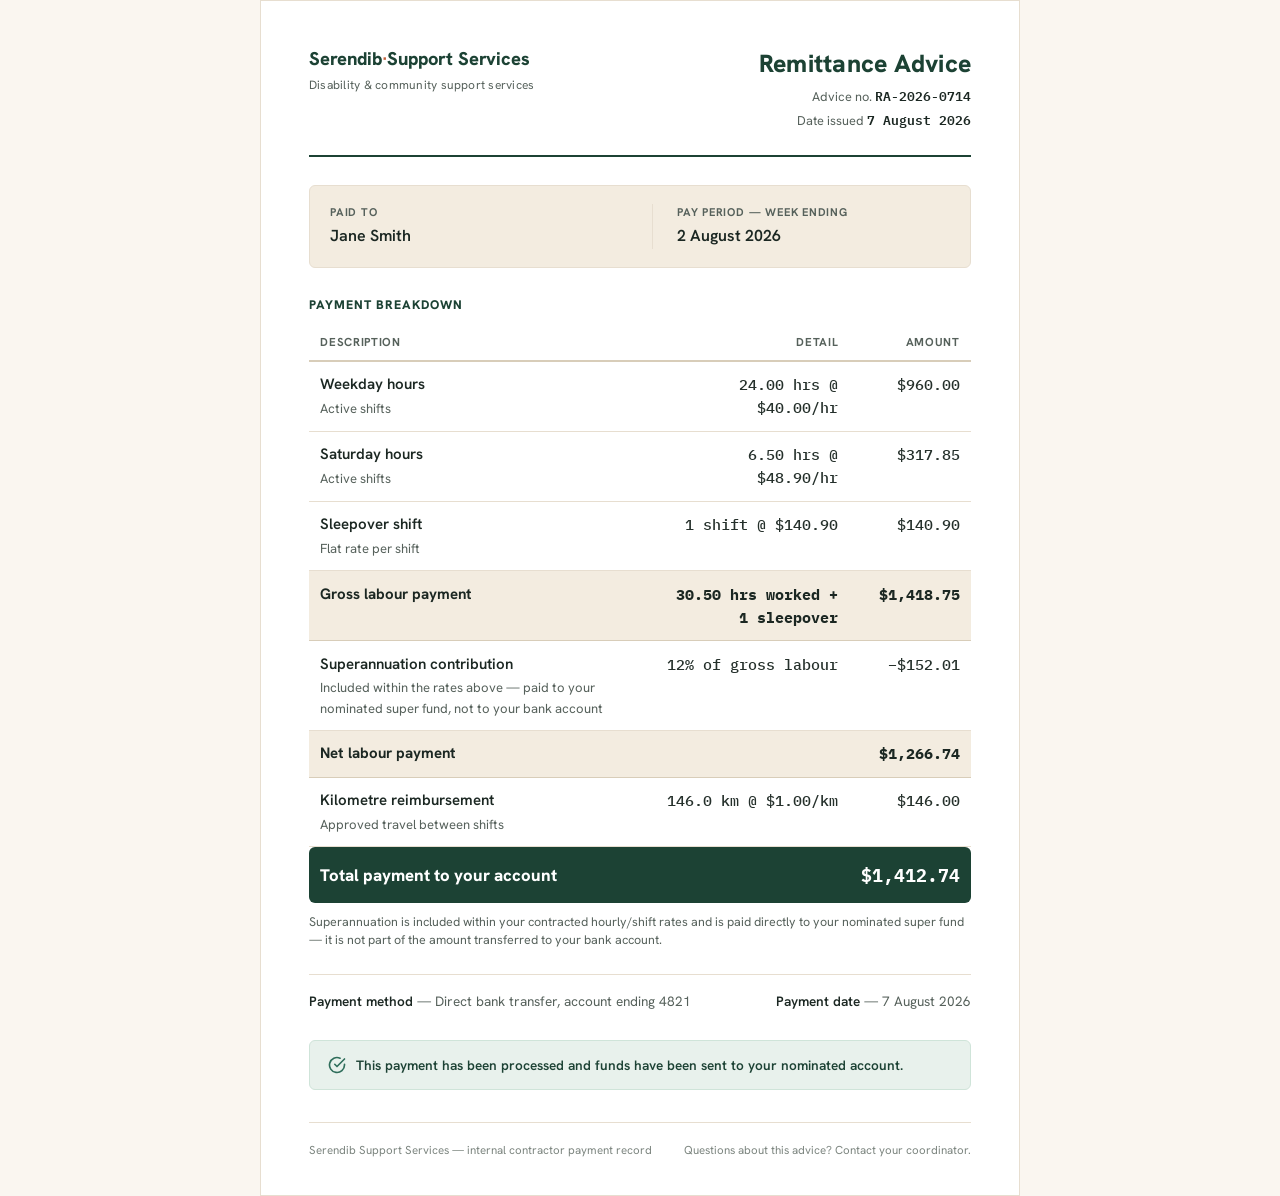
<file: remittance-advice.html>
<!DOCTYPE html>
<html lang="en-AU">
<head>
<meta charset="UTF-8">
<meta name="viewport" content="width=device-width, initial-scale=1">
<meta name="robots" content="noindex, nofollow">
<title>Remittance Advice — Serendib Support Services</title>

<link rel="preconnect" href="https://fonts.googleapis.com">
<link rel="preconnect" href="https://fonts.gstatic.com" crossorigin>
<link href="https://fonts.googleapis.com/css2?family=Hanken+Grotesk:wght@400;500;600;700;800&family=IBM+Plex+Mono:wght@400;500;600&display=swap" rel="stylesheet">

<style>
  :root{
    --color-primary:#2f6e5b; --color-primary-dark:#245546; --color-primary-darker:#1c4234;
    --color-primary-soft:#e8f1ec; --color-primary-tint:#cfe4d9;
    --color-accent:#c2613d; --color-accent-dark:#a94e2e; --color-accent-soft:#f7e7df;
    --color-bg:#faf6f0; --color-surface:#ffffff; --color-surface-alt:#f3ece0;
    --color-text:#25302b; --color-heading:#1b2722; --color-muted:#56615b; --color-faint:#7c857f;
    --color-border:#d8cdb9; --color-border-soft:#e7ded0;
    --font-heading:"Hanken Grotesk","Segoe UI",Arial,sans-serif;
    --font-body:"Hanken Grotesk","Segoe UI",Arial,sans-serif;
    --font-mono:"IBM Plex Mono","Courier New",monospace;
  }

  *,*::before,*::after{ box-sizing:border-box; }
  body{
    margin:0; background:var(--color-bg); color:var(--color-text);
    font-family:var(--font-body); font-size:15px; line-height:1.55;
    -webkit-font-smoothing:antialiased;
  }
  h1,h2{ font-family:var(--font-heading); color:var(--color-heading); margin:0; }
  p{ margin:0; }

  .sheet{
    max-width:760px; margin:0 auto;
    background:var(--color-surface);
    border:1px solid var(--color-border-soft);
    padding:2.75rem 3rem 2.25rem;
  }

  /* ---- header ---- */
  .doc-header{
    display:flex; justify-content:space-between; align-items:flex-start;
    gap:1.5rem; padding-bottom:1.5rem; border-bottom:2px solid var(--color-primary-darker);
  }
  .wordmark{ font-family:var(--font-heading); font-weight:800; font-size:1.15rem; color:var(--color-primary-darker); letter-spacing:-.01em; }
  .wordmark span{ color:var(--color-accent); }
  .wordmark-sub{ font-size:.75rem; color:var(--color-muted); margin-top:.15rem; letter-spacing:.02em; }
  .doc-header__meta{ text-align:right; }
  .doc-title{ font-size:1.55rem; font-weight:800; color:var(--color-primary-darker); letter-spacing:.01em; }
  .doc-header__meta .doc-sub{ font-size:.8rem; color:var(--color-muted); margin-top:.25rem; }
  .doc-header__meta .doc-sub strong{ font-family:var(--font-mono); font-weight:600; color:var(--color-heading); }

  /* ---- summary strip: who / when ---- */
  .party-grid{
    display:grid; grid-template-columns:1fr 1fr; gap:1.5rem;
    margin-top:1.75rem; padding:1.1rem 1.25rem;
    background:var(--color-surface-alt); border:1px solid var(--color-border-soft); border-radius:6px;
  }
  .party-grid dt{ font-size:.7rem; font-weight:700; text-transform:uppercase; letter-spacing:.07em; color:var(--color-muted); margin:0; }
  .party-grid dd{ margin:.2rem 0 0; font-size:1rem; font-weight:600; color:var(--color-heading); }
  .party-grid .divider{ border-left:1px solid var(--color-border-soft); padding-left:1.5rem; }

  /* ---- statement table ---- */
  .statement{ margin-top:1.75rem; }
  .statement h2{
    font-size:.78rem; font-weight:800; text-transform:uppercase; letter-spacing:.08em;
    color:var(--color-primary-darker); margin-bottom:.6rem;
  }
  table.pay-table{ width:100%; border-collapse:collapse; }
  table.pay-table thead th{
    text-align:left; font-family:var(--font-heading); font-size:.72rem; font-weight:700;
    text-transform:uppercase; letter-spacing:.06em; color:var(--color-muted);
    padding:.55rem .7rem; border-bottom:2px solid var(--color-border);
  }
  table.pay-table thead th.num, table.pay-table td.num{ text-align:right; }
  table.pay-table tbody td{
    padding:.7rem .7rem; border-bottom:1px solid var(--color-border-soft);
    font-size:.94rem; color:var(--color-text); vertical-align:top;
  }
  table.pay-table tbody td.num{ font-family:var(--font-mono); font-weight:500; }
  table.pay-table tbody tr:last-child td{ border-bottom:1px solid var(--color-border-soft); }
  .line-label{ font-weight:600; color:var(--color-heading); }
  .line-detail{ color:var(--color-muted); font-size:.82rem; margin-top:.15rem; }
  .deduction{ color:var(--color-accent-dark); }

  table.pay-table tbody tr.subtotal-row td{
    background:var(--color-surface-alt); font-weight:700; color:var(--color-heading);
    border-top:1.5px solid var(--color-border); border-bottom:1.5px solid var(--color-border);
  }
  table.pay-table tbody tr.subtotal-row td.num{ font-family:var(--font-mono); font-weight:700; }

  .table-footnote{ margin-top:.6rem; font-size:.78rem; color:var(--color-muted); line-height:1.5; }

  table.pay-table tfoot td{
    padding:.85rem .7rem; font-size:1.05rem; font-weight:800; color:#fff;
    background:var(--color-primary-darker); border-bottom:none;
  }
  table.pay-table tfoot td.num{ font-family:var(--font-mono); font-size:1.15rem; }
  table.pay-table tfoot tr td:first-child{ border-radius:6px 0 0 6px; }
  table.pay-table tfoot tr td:last-child{ border-radius:0 6px 6px 0; }

  /* ---- payment method line ---- */
  .pay-method{
    display:flex; justify-content:space-between; gap:1rem; flex-wrap:wrap;
    margin-top:1.5rem; padding-top:1rem; border-top:1px solid var(--color-border-soft);
    font-size:.85rem; color:var(--color-muted);
  }
  .pay-method strong{ color:var(--color-heading); font-weight:600; }

  /* ---- confirmation banner ---- */
  .confirm-note{
    display:flex; align-items:center; gap:.65rem;
    margin-top:1.75rem; padding:.85rem 1.1rem;
    background:var(--color-primary-soft); border:1px solid var(--color-primary-tint);
    border-radius:6px; color:var(--color-primary-darker); font-size:.85rem; font-weight:600;
  }
  .confirm-note svg{ width:18px; height:18px; flex-shrink:0; color:var(--color-primary); }

  /* ---- footer ---- */
  .doc-footer{
    margin-top:2rem; padding-top:1.1rem; border-top:1px solid var(--color-border-soft);
    display:flex; justify-content:space-between; gap:1rem; flex-wrap:wrap;
    font-size:.72rem; color:var(--color-faint);
  }

  @media print{
    body{ background:#fff; }
    .sheet{ border:none; padding:0; max-width:none; }
    @page{ size:A4; margin:18mm 16mm; }
  }

  @media (max-width:600px){
    .sheet{ padding:1.75rem 1.25rem; }
    .doc-header{ flex-direction:column; }
    .doc-header__meta{ text-align:left; }
    .party-grid{ grid-template-columns:1fr; }
    .party-grid .divider{ border-left:none; padding-left:0; border-top:1px solid var(--color-border-soft); padding-top:1rem; }
  }
</style>
</head>
<body>

<div class="sheet">

  <header class="doc-header">
    <div>
      <div class="wordmark">Serendib<span>·</span>Support Services</div>
      <div class="wordmark-sub">Disability &amp; community support services</div>
    </div>
    <div class="doc-header__meta">
      <div class="doc-title">Remittance Advice</div>
      <div class="doc-sub">Advice no. <strong>RA-2026-0714</strong></div>
      <div class="doc-sub">Date issued <strong>7 August 2026</strong></div>
    </div>
  </header>

  <dl class="party-grid">
    <div>
      <dt>Paid to</dt>
      <dd>Jane Smith</dd>
    </div>
    <div class="divider">
      <dt>Pay period — week ending</dt>
      <dd>2 August 2026</dd>
    </div>
  </dl>

  <div class="statement">
    <h2>Payment breakdown</h2>
    <table class="pay-table">
      <thead>
        <tr>
          <th>Description</th>
          <th class="num">Detail</th>
          <th class="num">Amount</th>
        </tr>
      </thead>
      <tbody>
        <tr>
          <td>
            <div class="line-label">Weekday hours</div>
            <div class="line-detail">Active shifts</div>
          </td>
          <td class="num">24.00 hrs @ $40.00/hr</td>
          <td class="num">$960.00</td>
        </tr>
        <tr>
          <td>
            <div class="line-label">Saturday hours</div>
            <div class="line-detail">Active shifts</div>
          </td>
          <td class="num">6.50 hrs @ $48.90/hr</td>
          <td class="num">$317.85</td>
        </tr>
        <tr>
          <td>
            <div class="line-label">Sleepover shift</div>
            <div class="line-detail">Flat rate per shift</div>
          </td>
          <td class="num">1 shift @ $140.90</td>
          <td class="num">$140.90</td>
        </tr>
        <tr class="subtotal-row">
          <td>Gross labour payment</td>
          <td class="num">30.50 hrs worked + 1 sleepover</td>
          <td class="num">$1,418.75</td>
        </tr>
        <tr>
          <td>
            <div class="line-label">Superannuation contribution</div>
            <div class="line-detail">Included within the rates above — paid to your nominated super fund, not to your bank account</div>
          </td>
          <td class="num">12% of gross labour</td>
          <td class="num deduction">&minus;$152.01</td>
        </tr>
        <tr class="subtotal-row">
          <td>Net labour payment</td>
          <td class="num"></td>
          <td class="num">$1,266.74</td>
        </tr>
        <tr>
          <td>
            <div class="line-label">Kilometre reimbursement</div>
            <div class="line-detail">Approved travel between shifts</div>
          </td>
          <td class="num">146.0 km @ $1.00/km</td>
          <td class="num">$146.00</td>
        </tr>
      </tbody>
      <tfoot>
        <tr>
          <td>Total payment to your account</td>
          <td class="num"></td>
          <td class="num">$1,412.74</td>
        </tr>
      </tfoot>
    </table>
    <p class="table-footnote">Superannuation is included within your contracted hourly/shift rates and is paid directly to your nominated super fund — it is not part of the amount transferred to your bank account.</p>
  </div>

  <div class="pay-method">
    <div><strong>Payment method</strong> — Direct bank transfer, account ending 4821</div>
    <div><strong>Payment date</strong> — 7 August 2026</div>
  </div>

  <div class="confirm-note">
    <svg viewBox="0 0 24 24" fill="none" stroke="currentColor" stroke-width="2.2" stroke-linecap="round" stroke-linejoin="round"><path d="M22 11.08V12a10 10 0 1 1-5.93-9.14"/><polyline points="22 4 12 14.01 9 11.01"/></svg>
    This payment has been processed and funds have been sent to your nominated account.
  </div>

  <footer class="doc-footer">
    <span>Serendib Support Services — internal contractor payment record</span>
    <span>Questions about this advice? Contact your coordinator.</span>
  </footer>

</div>

</body>
</html>
</file>
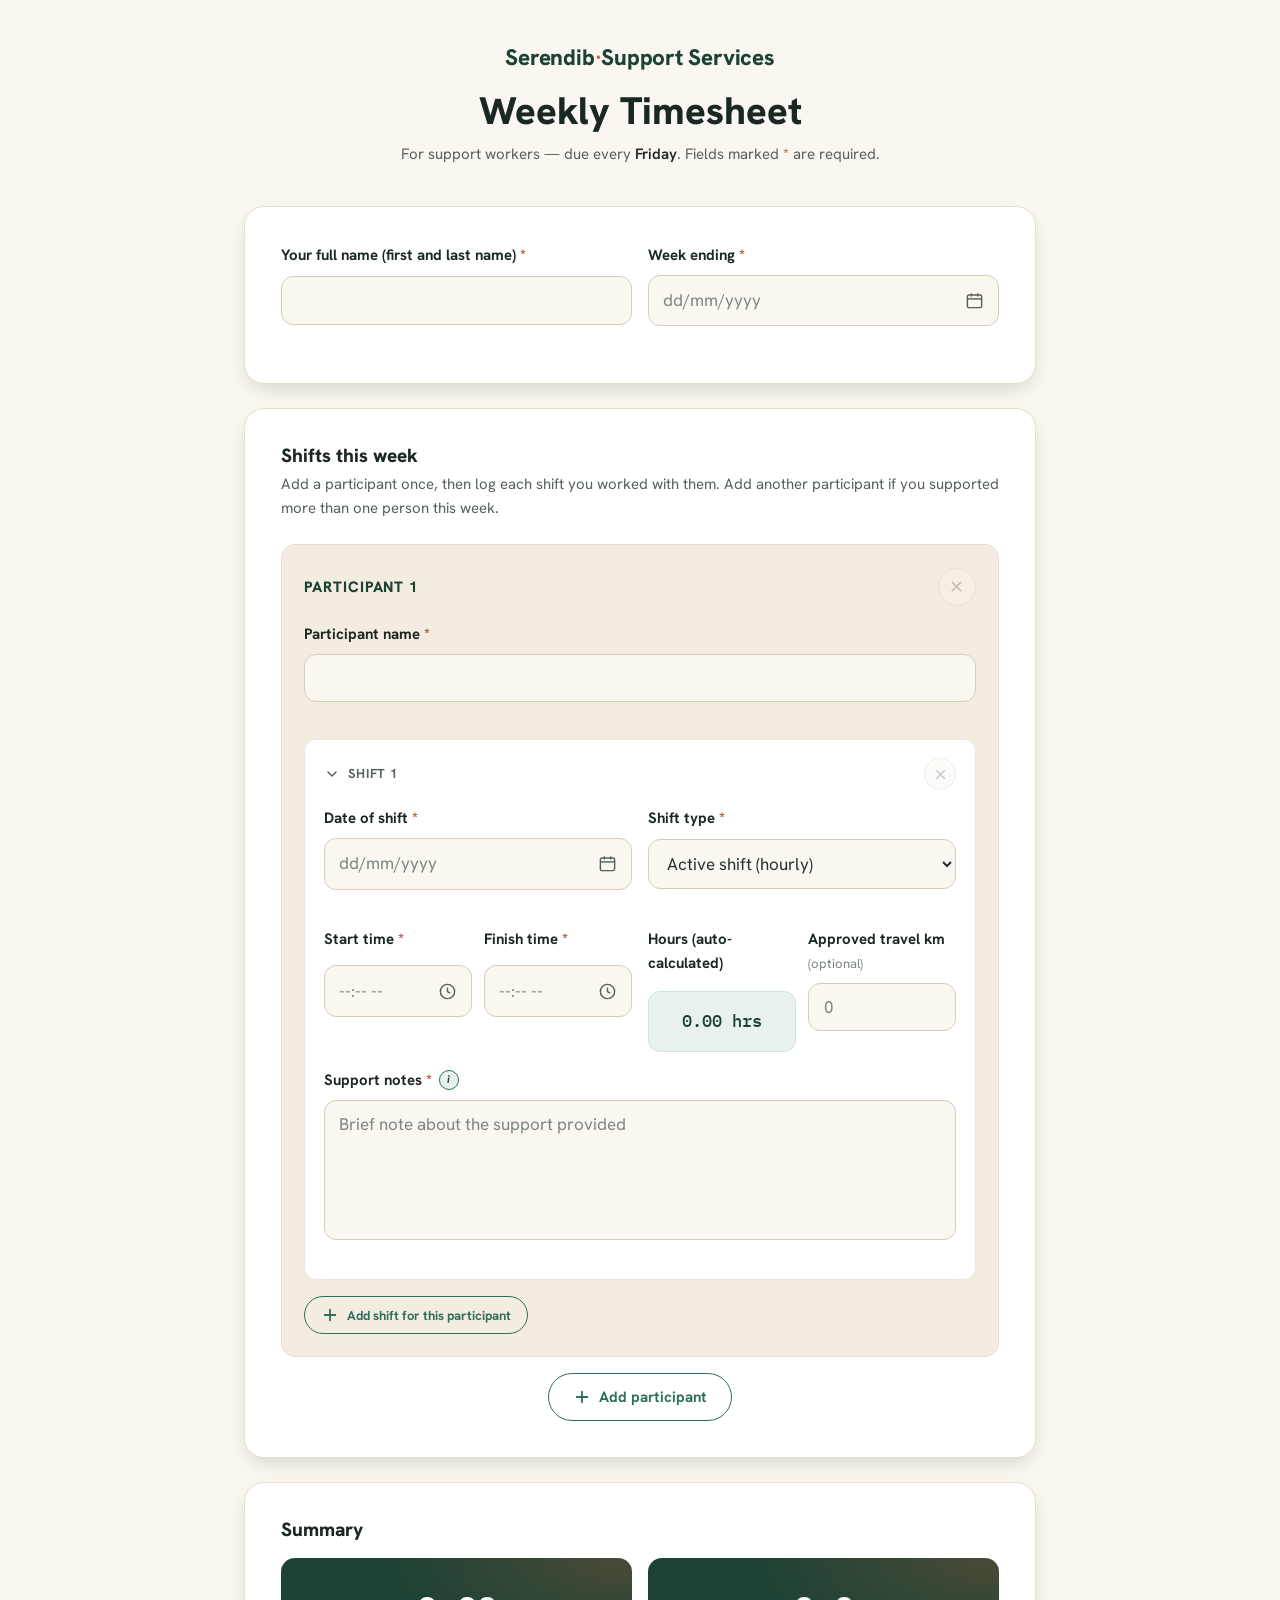
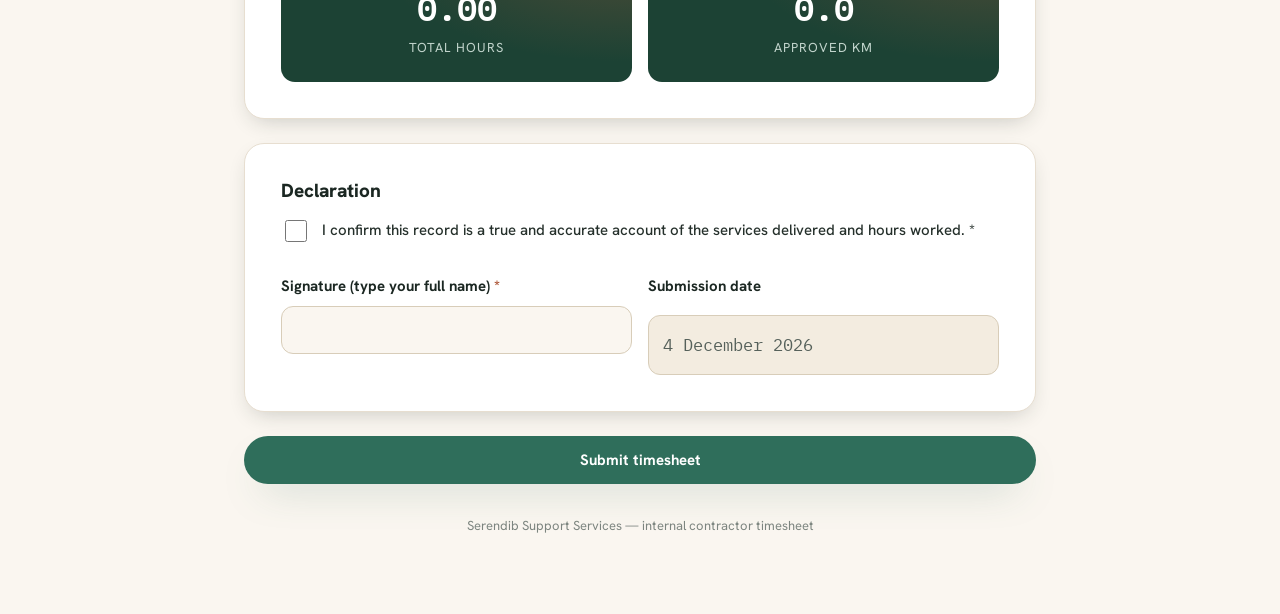
<file: timesheet.html>
<!DOCTYPE html>
<html lang="en-AU">
<head>
<meta charset="UTF-8">
<meta name="viewport" content="width=device-width, initial-scale=1">
<meta name="robots" content="noindex, nofollow">
<title>Weekly Timesheet — Serendib Support Services</title>

<link rel="preconnect" href="https://fonts.googleapis.com">
<link rel="preconnect" href="https://fonts.gstatic.com" crossorigin>
<link href="https://fonts.googleapis.com/css2?family=Hanken+Grotesk:wght@400;500;600;700;800&family=IBM+Plex+Mono:wght@400;500;600&display=swap" rel="stylesheet">

<style>
  :root{
    --color-primary:#2f6e5b; --color-primary-dark:#245546; --color-primary-darker:#1c4234;
    --color-primary-soft:#e8f1ec; --color-primary-tint:#cfe4d9;
    --color-accent:#c2613d; --color-accent-dark:#a94e2e; --color-accent-soft:#f7e7df; --color-accent-tint:#ecc7ae;
    --color-bg:#faf6f0; --color-surface:#ffffff; --color-surface-alt:#f3ece0;
    --color-text:#25302b; --color-heading:#1b2722; --color-muted:#56615b; --color-faint:#7c857f;
    --color-border:#e7ded0; --color-border-soft:#eee7da; --color-border-strong:#d8cdb9;
    --color-success:#2e7d5b; --color-success-soft:#e3f1ea;
    --color-error:#bc3a2b; --color-error-soft:#f7e4e0;
    --color-focus:#1d6f8b;
    --font-heading:"Hanken Grotesk","Segoe UI",system-ui,-apple-system,sans-serif;
    --font-body:"Hanken Grotesk","Segoe UI",system-ui,-apple-system,sans-serif;
    --font-mono:"IBM Plex Mono",ui-monospace,"SFMono-Regular",Menlo,monospace;
    --fs-xs:.8125rem; --fs-sm:.9375rem; --fs-base:1.0625rem; --fs-md:1.1875rem;
    --fs-lg:clamp(1.25rem,1.6vw,1.4rem); --fs-xl:clamp(1.45rem,2.2vw,1.75rem); --fs-2xl:clamp(1.8rem,3.2vw,2.4rem);
    --fw-regular:400; --fw-medium:500; --fw-semibold:600; --fw-bold:700; --fw-extra:800;
    --space-1:.25rem; --space-2:.5rem; --space-3:.75rem; --space-4:1rem; --space-5:1.5rem; --space-6:2rem; --space-7:2.5rem; --space-8:3rem;
    --radius-sm:8px; --radius-md:12px; --radius-lg:14px; --radius-xl:20px; --radius-pill:999px;
    --shadow-xs:0 1px 2px rgba(40,50,45,.06);
    --shadow-sm:0 2px 8px rgba(28,40,32,.09);
    --shadow-md:0 8px 22px -8px rgba(28,40,32,.24);
    --shadow-lg:0 20px 48px -18px rgba(20,35,28,.32);
    --transition:140ms ease; --transition-slow:260ms ease;
    --ease-standard:cubic-bezier(.33,1,.68,1); --ease-soft:cubic-bezier(.16,1,.3,1);
  }

  *,*::before,*::after{ box-sizing:border-box; }
  html{ -webkit-text-size-adjust:100%; overflow-x:hidden; }
  body{
    margin:0; background:var(--color-bg); color:var(--color-text); overflow-x:hidden;
    font-family:var(--font-body); font-size:var(--fs-base); line-height:1.6;
    -webkit-font-smoothing:antialiased;
  }
  h1,h2,h3{ font-family:var(--font-heading); color:var(--color-heading); margin:0; line-height:1.2; }
  p{ margin:0; }
  ::selection{ background:var(--color-primary-tint); }

  a:focus-visible, button:focus-visible, input:focus-visible, textarea:focus-visible, [tabindex]:focus-visible{
    outline:3px solid var(--color-focus); outline-offset:2px; border-radius:var(--radius-sm);
  }

  .page{ max-width:840px; margin:0 auto; padding:clamp(1.25rem,4vw,2.5rem) clamp(1.1rem,4vw,1.5rem) clamp(3rem,6vw,5rem); }

  /* ---- header ---- */
  .site-header{ text-align:center; margin-bottom:clamp(1.75rem,4vw,2.5rem); }
  .wordmark{ font-family:var(--font-heading); font-weight:var(--fw-extra); font-size:clamp(1.15rem,2.6vw,1.4rem); color:var(--color-primary-darker); letter-spacing:-.01em; }
  .wordmark span{ color:var(--color-accent); }
  .page-title{ font-size:var(--fs-2xl); font-weight:var(--fw-extra); margin-top:var(--space-3); }
  .page-sub{ color:var(--color-muted); margin-top:var(--space-2); font-size:var(--fs-sm); }
  .page-sub strong{ color:var(--color-heading); font-weight:var(--fw-semibold); }

  /* ---- card ---- */
  .card{
    background:var(--color-surface); border:1px solid var(--color-border);
    border-radius:var(--radius-xl); box-shadow:var(--shadow-md);
    padding:clamp(1.25rem,4vw,2.25rem); margin-bottom:var(--space-5);
  }
  .card h2{ font-size:var(--fs-md); font-weight:var(--fw-extra); }
  .card-lead{ color:var(--color-muted); font-size:var(--fs-sm); margin-top:var(--space-1); }

  /* ---- form basics ---- */
  .form-row{ display:grid; gap:var(--space-4); }
  @media (min-width:600px){ .form-row--2{ grid-template-columns:minmax(0,1fr) minmax(0,1fr); } }

  .field{ display:grid; gap:var(--space-2); min-width:0; max-width:100%; }
  .field label{ font-family:var(--font-heading); font-weight:var(--fw-bold); font-size:var(--fs-sm); color:var(--color-heading); }
  .field .opt{ color:var(--color-faint); font-weight:var(--fw-regular); font-size:var(--fs-xs); }
  .field .req{ color:var(--color-accent-dark); }

  .control{
    width:100%; max-width:100%; min-width:0; min-height:48px; padding:.7rem .9rem; box-sizing:border-box;
    font-family:var(--font-body); font-size:var(--fs-base); color:var(--color-text);
    background:var(--color-bg); border:1.5px solid var(--color-border-strong);
    border-radius:var(--radius-md);
    transition:border-color var(--transition), box-shadow var(--transition), background var(--transition);
  }
  .control::placeholder{ color:var(--color-faint); }
  .control:hover{ border-color:var(--color-primary-tint); }
  .control:focus{
    outline:none; border-color:var(--color-primary); background:var(--color-surface);
    box-shadow:0 0 0 4px rgba(47,110,91,.16);
  }
  textarea.control{ height:140px; max-height:140px; resize:none; line-height:1.5; overflow-y:auto; }
  .control.has-error{ border-color:var(--color-error); }
  .control.has-error:focus{ box-shadow:0 0 0 4px rgba(188,58,43,.14); }

  .field-label-row{ display:flex; align-items:center; gap:.4em; position:relative; }
  .info-btn{
    display:inline-flex; align-items:center; justify-content:center;
    width:20px; height:20px; flex-shrink:0;
    border-radius:50%; border:1.5px solid var(--color-primary);
    background:var(--color-primary-soft); color:var(--color-primary-darker);
    font-family:var(--font-heading); font-style:italic; font-weight:var(--fw-bold); font-size:.7rem;
    line-height:1; padding:0; cursor:pointer;
    transition:background var(--transition), color var(--transition), transform var(--transition);
  }
  .info-btn:hover{ background:var(--color-primary-tint); transform:scale(1.08); }
  .info-btn[aria-expanded="true"]{ background:var(--color-primary); color:#fff; border-color:var(--color-primary); }

  .info-popover{
    position:absolute; top:calc(100% + 8px); left:0; right:0; z-index:5;
    background:var(--color-surface); border:1px solid var(--color-primary-tint);
    border-radius:var(--radius-md); padding:.7rem .9rem;
    font-size:var(--fs-xs); color:var(--color-primary-darker); line-height:1.55;
    box-shadow:var(--shadow-md);
    animation:popover-in 180ms var(--ease-soft);
  }
  .info-popover[hidden]{ display:none; }
  .info-popover strong{ font-family:var(--font-heading); }
  @keyframes popover-in{ from{ opacity:0; transform:translateY(-4px); } to{ opacity:1; transform:translateY(0); } }

  .error-msg{ color:var(--color-error); font-size:var(--fs-xs); font-weight:var(--fw-medium); min-height:1em; }

  /* ---- buttons ---- */
  .btn{
    --btn-bg:var(--color-primary); --btn-fg:#fff;
    display:inline-flex; align-items:center; justify-content:center; gap:var(--space-2);
    min-height:48px; padding:.75rem 1.5rem;
    font-family:var(--font-heading); font-size:var(--fs-sm); font-weight:var(--fw-bold);
    color:var(--btn-fg); background:var(--btn-bg); border:1.5px solid transparent;
    border-radius:var(--radius-pill); cursor:pointer; text-align:center;
    transition:background var(--transition), border-color var(--transition), color var(--transition), box-shadow var(--transition), transform var(--transition);
  }
  .btn svg{ width:18px; height:18px; flex-shrink:0; }
  .btn--primary{ box-shadow:0 18px 40px -18px rgba(47,110,91,.4); }
  .btn--primary:hover:not(:disabled){ background:var(--color-primary-dark); transform:translateY(-2px); box-shadow:var(--shadow-lg); }
  .btn--primary:active:not(:disabled){ background:var(--color-primary-darker); transform:translateY(0); }
  .btn--primary:disabled{ opacity:.55; cursor:not-allowed; box-shadow:none; }
  .btn--secondary{ --btn-bg:transparent; --btn-fg:var(--color-primary); border-color:var(--color-primary); }
  .btn--secondary:hover{ background:var(--color-primary); color:#fff; transform:translateY(-2px); }
  .btn--ghost{ --btn-bg:transparent; --btn-fg:var(--color-heading); border-color:var(--color-border-strong); }
  .btn--ghost:hover{ background:var(--color-bg); border-color:var(--color-primary); color:var(--color-primary); transform:translateY(-2px); }
  .btn--accent{ --btn-bg:var(--color-accent); }
  .btn--accent:hover{ background:var(--color-accent-dark); transform:translateY(-2px); }
  .btn--block{ width:100%; }
  .btn--sm{ min-height:38px; padding:.5rem 1rem; font-size:var(--fs-xs); }

  .btn--icon{
    display:inline-flex; align-items:center; justify-content:center;
    width:38px; height:38px; padding:0; flex-shrink:0;
    background:var(--color-bg); border:1.5px solid var(--color-border-strong); color:var(--color-muted);
    border-radius:var(--radius-pill); cursor:pointer;
    transition:background var(--transition), border-color var(--transition), color var(--transition), transform var(--transition);
  }
  .btn--icon:hover:not(:disabled){ background:var(--color-error-soft); border-color:var(--color-error); color:var(--color-error); transform:scale(1.06); }
  .btn--icon:disabled{ opacity:.35; cursor:not-allowed; }
  .btn--icon svg{ width:17px; height:17px; }

  /* ---- participant groups & shift entries ---- */
  #participantList{ display:grid; gap:var(--space-5); min-width:0; }
  .participant-group{
    background:var(--color-surface-alt); border:1px solid var(--color-border);
    border-radius:var(--radius-lg); padding:clamp(1rem,3vw,1.4rem);
    display:grid; gap:var(--space-4); min-width:0;
    opacity:1; transform:translateY(0) scale(1);
    max-height:3200px;
    transition:opacity var(--transition-slow) var(--ease-soft), transform var(--transition-slow) var(--ease-soft),
               max-height var(--transition-slow) var(--ease-soft), padding var(--transition-slow) var(--ease-soft),
               margin var(--transition-slow) var(--ease-soft), border-color var(--transition-slow);
    overflow:hidden;
  }
  .participant-group.entering{ opacity:0; transform:translateY(-10px) scale(.98); }
  .participant-group.leaving{
    opacity:0; transform:translateY(-8px) scale(.97);
    max-height:0; padding-top:0; padding-bottom:0; margin-bottom:calc(-1 * var(--space-5)); border-color:transparent;
  }
  .participant-group__head{ display:flex; align-items:center; justify-content:space-between; gap:var(--space-3); }
  .participant-group__title{ font-family:var(--font-heading); font-weight:var(--fw-extra); font-size:var(--fs-sm); color:var(--color-primary-darker); text-transform:uppercase; letter-spacing:.06em; }

  .shift-entries{ display:grid; gap:var(--space-3); min-width:0; }
  .shift-entry{
    background:var(--color-surface); border:1px solid var(--color-border-soft);
    border-radius:var(--radius-md); padding:clamp(.9rem,2.5vw,1.15rem);
    display:grid; gap:var(--space-4); min-width:0;
    opacity:1; transform:translateY(0) scale(1);
    max-height:1600px;
    transition:opacity var(--transition-slow) var(--ease-soft), transform var(--transition-slow) var(--ease-soft),
               max-height var(--transition-slow) var(--ease-soft), padding var(--transition-slow) var(--ease-soft),
               margin var(--transition-slow) var(--ease-soft), border-color var(--transition-slow);
    overflow:hidden;
  }
  .shift-entry.entering{ opacity:0; transform:translateY(-8px) scale(.98); }
  .shift-entry.leaving{
    opacity:0; transform:translateY(-6px) scale(.97);
    max-height:0; padding-top:0; padding-bottom:0; margin-bottom:calc(-1 * var(--space-3)); border-color:transparent;
  }
  .shift-entry.collapsed{ background:var(--color-surface-alt); }
  .shift-entry.collapsed .shift-grid{ display:none; }
  .shift-entry__head{
    display:flex; align-items:center; justify-content:space-between; gap:var(--space-3);
    cursor:pointer; user-select:none; border-radius:var(--radius-sm);
  }
  .shift-entry__head-left{ display:flex; align-items:center; gap:.5em; min-width:0; }
  .shift-entry__title{ font-family:var(--font-heading); font-weight:var(--fw-bold); font-size:var(--fs-xs); color:var(--color-muted); text-transform:uppercase; letter-spacing:.06em; }
  .shift-chevron{ width:16px; height:16px; flex-shrink:0; color:var(--color-muted); transition:transform var(--transition); }
  .shift-entry.collapsed .shift-chevron{ transform:rotate(-90deg); }
  .shift-summary{ display:none; font-size:var(--fs-sm); color:var(--color-muted); }
  .shift-entry.collapsed .shift-summary{ display:block; }

  .shift-grid{ display:grid; gap:var(--space-4); grid-template-columns:minmax(0,1fr); min-width:0; }
  /* two columns at most: a third leaves the paired time fields too narrow to read */
  @media (min-width:760px){ .shift-grid{ grid-template-columns:minmax(0,1fr) minmax(0,1fr); } }
  .shift-grid .field--notes{ grid-column:1 / -1; }

  .field-pair{ display:grid; grid-template-columns:minmax(0,1fr) minmax(0,1fr); gap:var(--space-3); min-width:0; }
  @media (max-width:599px){ .field-pair{ grid-template-columns:minmax(0,1fr); } }
  /* Native date/time inputs render inconsistently across iOS browsers
     (all WebKit under the hood) - border/padding/icon can be ignored
     entirely regardless of CSS. Instead of styling the native control,
     the real input is made fully invisible but stays on top and
     functional (tap still opens the native picker); a plain div
     underneath renders the actual visible box, fully our own CSS. */
  .dt-field{ position:relative; min-width:0; }
  .dt-input{
    position:absolute; inset:0; width:100%; height:100%;
    margin:0; padding:0; border:0; opacity:0; cursor:pointer; z-index:1;
    -webkit-appearance:none; appearance:none;
  }
  .dt-display{
    width:100%; min-height:48px; padding:.7rem .9rem; box-sizing:border-box;
    font-family:var(--font-body); font-size:var(--fs-base); color:var(--color-text);
    background:var(--color-bg); border:1.5px solid var(--color-border-strong);
    border-radius:var(--radius-md);
    display:flex; align-items:center; justify-content:space-between; gap:.5em;
    transition:border-color var(--transition), box-shadow var(--transition), background var(--transition);
  }
  .dt-display__text{ white-space:nowrap; }
  .dt-display__text.placeholder{ color:var(--color-faint); }
  .dt-icon{ width:19px; height:19px; flex-shrink:0; color:var(--color-muted); }
  .dt-input:hover ~ .dt-display{ border-color:var(--color-primary-tint); }
  .dt-input:focus ~ .dt-display{
    border-color:var(--color-primary); background:var(--color-surface);
    box-shadow:0 0 0 4px rgba(47,110,91,.16);
  }
  /* Time fields use our own picker: browser clocks can't be limited to
     15-minute steps reliably. */
  .time-trigger{ line-height:inherit; text-align:left; cursor:pointer; }
  .time-trigger:hover{ border-color:var(--color-primary-tint); }
  .time-trigger[aria-expanded="true"]{ border-color:var(--color-primary); background:var(--color-surface); }
  .dt-display.has-error{ border-color:var(--color-error); }
  .dt-input:focus ~ .dt-display.has-error{ box-shadow:0 0 0 4px rgba(188,58,43,.14); }

  .time-pop{
    position:absolute; top:calc(100% + 6px); left:0; z-index:10;
    width:224px; padding:var(--space-2);
    display:grid; grid-template-columns:repeat(3,minmax(0,1fr)); gap:var(--space-2);
    background:var(--color-surface); border:1px solid var(--color-primary-tint);
    border-radius:var(--radius-md); box-shadow:var(--shadow-lg);
    animation:popover-in 180ms var(--ease-soft);
  }
  .time-pop[hidden]{ display:none; }
  .field-pair > .field:last-child .time-pop{ left:auto; right:0; }
  .time-pop__col{ position:relative; display:grid; gap:2px; align-content:start; max-height:216px; overflow-y:auto; }
  .time-pop button{
    min-height:40px; border:0; border-radius:var(--radius-sm); cursor:pointer;
    font-family:var(--font-mono); font-size:var(--fs-sm); color:var(--color-text); background:transparent;
  }
  .time-pop button:hover{ background:var(--color-primary-soft); }
  .time-pop button[aria-pressed="true"]{ background:var(--color-primary); color:#fff; }
  .time-pop button:focus-visible{ outline-offset:-3px; }
  .time-pop .time-pop__done{ grid-column:1 / -1; background:var(--color-primary-soft); color:var(--color-primary-darker); font-family:var(--font-heading); font-weight:var(--fw-bold); }
  /* let the open picker spill past its card and sit above what follows */
  .participant-group.picker-open, .shift-entry.picker-open{ position:relative; z-index:20; overflow:visible; }

  .hours-pill{
    display:inline-flex; align-items:center; justify-content:center; gap:.4em;
    min-height:48px; padding:.7rem .9rem;
    font-family:var(--font-mono); font-weight:var(--fw-medium); font-size:var(--fs-base);
    background:var(--color-primary-soft); color:var(--color-primary-darker);
    border:1.5px solid var(--color-primary-tint); border-radius:var(--radius-md);
    transition:background var(--transition-slow), transform var(--transition-slow);
  }
  .hours-pill.pulse{ animation:pulse-bump 420ms var(--ease-soft); }
  @keyframes pulse-bump{ 0%{ transform:scale(1);} 35%{ transform:scale(1.05); background:var(--color-primary-tint); } 100%{ transform:scale(1);} }

  .btn--icon-sm{ width:32px; height:32px; }
  .btn--icon-sm svg{ width:15px; height:15px; }

  .add-shift-wrap{ display:flex; justify-content:flex-start; }
  .add-participant-wrap{ display:flex; justify-content:center; margin-top:var(--space-4); }

  /* ---- summary ---- */
  .summary-grid{ display:grid; grid-template-columns:1fr 1fr; gap:var(--space-4); }
  .stat{
    background:var(--color-primary-darker); color:#fff; border-radius:var(--radius-lg);
    padding:clamp(1rem,3vw,1.4rem); text-align:center;
    background-image:radial-gradient(120% 140% at 100% 0%, rgba(194,97,61,.28), transparent 60%);
  }
  .stat__value{ font-family:var(--font-mono); font-size:clamp(1.6rem,4.5vw,2.1rem); font-weight:var(--fw-semibold); display:block; }
  .stat__label{ font-size:var(--fs-xs); color:#c2d4cc; text-transform:uppercase; letter-spacing:.08em; margin-top:var(--space-1); display:block; }

  /* ---- declaration ---- */
  .declaration-text{ font-size:var(--fs-sm); color:var(--color-text); line-height:1.6; }
  .consent{ display:flex; gap:var(--space-3); align-items:flex-start; margin-top:var(--space-4); }
  .consent input{ width:22px; height:22px; margin-top:2px; accent-color:var(--color-primary); flex-shrink:0; }
  .consent label{ font-size:var(--fs-sm); color:var(--color-text); font-weight:var(--fw-medium); }
  .submission-date{ margin-top:var(--space-4); font-size:var(--fs-sm); color:var(--color-muted); }
  .submission-date strong{ color:var(--color-heading); font-family:var(--font-mono); font-weight:var(--fw-medium); }

  /* ---- banners ---- */
  .banner{
    display:flex; gap:var(--space-3); align-items:flex-start;
    border-radius:var(--radius-md); padding:var(--space-4); font-size:var(--fs-sm);
    margin-bottom:var(--space-4);
  }
  .banner--error{ background:var(--color-error-soft); color:#7a2a1f; border:1px solid #e8b7ac; }
  .banner svg{ width:20px; height:20px; flex-shrink:0; margin-top:1px; }

  /* ---- success state ---- */
  #successView{ display:none; text-align:center; padding:clamp(2rem,6vw,3.5rem) clamp(1.25rem,4vw,2.25rem); }
  .check-wrap{ display:flex; justify-content:center; margin-bottom:var(--space-5); }
  .check-circle{ width:84px; height:84px; }
  .check-circle circle{
    fill:none; stroke:var(--color-primary); stroke-width:4;
    stroke-dasharray:245; stroke-dashoffset:245;
  }
  .check-circle path{
    fill:none; stroke:var(--color-primary); stroke-width:5; stroke-linecap:round; stroke-linejoin:round;
    stroke-dasharray:36; stroke-dashoffset:36;
  }
  #successView.show .check-circle circle{ animation:draw-circle 560ms var(--ease-standard) forwards; }
  #successView.show .check-circle path{ animation:draw-check 320ms var(--ease-standard) 480ms forwards; }
  @keyframes draw-circle{ to{ stroke-dashoffset:0; } }
  @keyframes draw-check{ to{ stroke-dashoffset:0; } }
  #successView h2{ font-size:var(--fs-xl); font-weight:var(--fw-extra); }
  #successView p{ color:var(--color-muted); margin-top:var(--space-2); }
  .success-actions{ display:flex; flex-wrap:wrap; gap:var(--space-3); justify-content:center; margin-top:var(--space-6); }

  #retryBanner{ display:none; }

  .footnote{ text-align:center; font-size:var(--fs-xs); color:var(--color-faint); margin-top:var(--space-6); }

  /* ---- print view ---- */
  #printView{ display:none; }
  body.printing > *:not(#printView){ display:none !important; }
  body.printing #printView{ display:block; max-width:720px; margin:0 auto; padding:2rem; font-family:var(--font-body); color:#1b2722; }
  #printView h1{ font-size:1.4rem; }
  #printView table{ width:100%; border-collapse:collapse; margin-top:1.25rem; font-size:.85rem; }
  #printView th,#printView td{ border:1px solid #ccc; padding:.5rem .6rem; text-align:left; }
  #printView th{ background:#f3ece0; }
  #printView .pv-meta{ margin-top:.5rem; color:#444; font-size:.9rem; }
  #printView .pv-totals{ margin-top:1rem; font-weight:600; }
  #printView .pv-decl{ margin-top:1.5rem; font-size:.85rem; color:#333; border-top:1px solid #ccc; padding-top:1rem; }
  @media print{
    body.printing{ background:#fff; }
  }

  @media (prefers-reduced-motion:reduce){
    .participant-group, .shift-entry, .hours-pill, .check-circle circle, .check-circle path, .btn{ transition:none !important; animation:none !important; }
  }
</style>
</head>
<body>

<div class="page">

  <header class="site-header">
    <div class="wordmark">Serendib<span>·</span>Support Services</div>
    <h1 class="page-title">Weekly Timesheet</h1>
    <p class="page-sub">For support workers — due every <strong>Friday</strong>. Fields marked <span style="color:var(--color-accent-dark)">*</span> are required.</p>
  </header>

  <form id="timesheetForm" novalidate>

    <!-- Contractor details -->
    <section class="card">
      <div class="form-row form-row--2">
        <div class="field">
          <label for="contractorName">Your full name (first and last name) <span class="req">*</span></label>
          <input class="control" type="text" id="contractorName" name="contractorName" autocomplete="name" required>
          <div class="error-msg" data-error-for="contractorName"></div>
        </div>
        <div class="field">
          <label for="weekEnding">Week ending <span class="req">*</span></label>
          <div class="dt-field">
            <input class="dt-input" type="date" id="weekEnding" name="weekEnding" required>
            <div class="dt-display" aria-hidden="true">
              <span class="dt-display__text placeholder" data-role="dt-text">dd/mm/yyyy</span>
              <svg class="dt-icon" viewBox="0 0 24 24" fill="none" stroke="currentColor" stroke-width="1.8"><rect x="3" y="5" width="18" height="16" rx="2"/><line x1="8" y1="3" x2="8" y2="7"/><line x1="16" y1="3" x2="16" y2="7"/><line x1="3" y1="10" x2="21" y2="10"/></svg>
            </div>
          </div>
          <div class="error-msg" data-error-for="weekEnding"></div>
        </div>
      </div>
    </section>

    <!-- Shifts -->
    <section class="card">
      <h2>Shifts this week</h2>
      <p class="card-lead">Add a participant once, then log each shift you worked with them. Add another participant if you supported more than one person this week.</p>
      <div id="participantList" style="margin-top:var(--space-5);"></div>
      <div class="add-participant-wrap">
        <button type="button" class="btn btn--secondary" id="addParticipantBtn">
          <svg viewBox="0 0 24 24" fill="none" stroke="currentColor" stroke-width="2.4" stroke-linecap="round"><line x1="12" y1="5" x2="12" y2="19"/><line x1="5" y1="12" x2="19" y2="12"/></svg>
          Add participant
        </button>
      </div>
    </section>

    <!-- Summary -->
    <section class="card">
      <h2>Summary</h2>
      <div class="summary-grid" style="margin-top:var(--space-4);">
        <div class="stat">
          <span class="stat__value" id="totalHours">0.00</span>
          <span class="stat__label">Total hours</span>
        </div>
        <div class="stat">
          <span class="stat__value" id="totalKm">0.0</span>
          <span class="stat__label">Approved km</span>
        </div>
      </div>
    </section>

    <!-- Declaration -->
    <section class="card">
      <h2>Declaration</h2>
      <div class="consent">
        <input type="checkbox" id="declaration" name="declaration" required>
        <label for="declaration">I confirm this record is a true and accurate account of the services delivered and hours worked. <span class="req">*</span></label>
      </div>
      <div class="error-msg" data-error-for="declaration"></div>

      <div class="form-row form-row--2" style="margin-top:var(--space-4);">
        <div class="field">
          <label for="signatureName">Signature (type your full name) <span class="req">*</span></label>
          <input class="control" type="text" id="signatureName" name="signatureName" autocomplete="name" required>
          <div class="error-msg" data-error-for="signatureName"></div>
        </div>
        <div class="field">
          <label>Submission date</label>
          <div class="control" style="display:flex;align-items:center;background:var(--color-surface-alt);color:var(--color-muted);font-family:var(--font-mono);" id="submissionDateDisplay">—</div>
        </div>
      </div>
    </section>

    <div id="retryBanner" class="banner banner--error" role="alert">
      <svg viewBox="0 0 24 24" fill="none" stroke="currentColor" stroke-width="2"><circle cx="12" cy="12" r="10"/><line x1="12" y1="8" x2="12" y2="13"/><line x1="12" y1="16" x2="12.01" y2="16"/></svg>
      <div>
        <strong>We couldn't reach the server.</strong> Please check your connection and try submitting again — nothing has been lost.
      </div>
    </div>

    <div id="formErrorSummary" class="banner banner--error" role="alert" style="display:none;">
      <svg viewBox="0 0 24 24" fill="none" stroke="currentColor" stroke-width="2"><circle cx="12" cy="12" r="10"/><line x1="12" y1="8" x2="12" y2="13"/><line x1="12" y1="16" x2="12.01" y2="16"/></svg>
      <div>Please fix the highlighted fields before submitting.</div>
    </div>

    <button type="submit" class="btn btn--primary btn--block" id="submitBtn">
      Submit timesheet
    </button>
  </form>

  <!-- Success state -->
  <section class="card" id="successView">
    <div class="check-wrap">
      <svg class="check-circle" viewBox="0 0 84 84">
        <circle cx="42" cy="42" r="39"/>
        <path d="M25 43 L37 55 L60 30"/>
      </svg>
    </div>
    <h2>Timesheet submitted — thank you</h2>
    <p>Your weekly record has been sent. You can download a copy for your own records below.</p>
    <div class="success-actions">
      <button type="button" class="btn btn--accent" id="downloadCopyBtn">
        <svg viewBox="0 0 24 24" fill="none" stroke="currentColor" stroke-width="2.2" stroke-linecap="round" stroke-linejoin="round"><path d="M12 3v12"/><polyline points="7 11 12 16 17 11"/><path d="M5 20h14"/></svg>
        Download a copy for your records
      </button>
      <button type="button" class="btn btn--ghost" id="submitAnotherBtn">Submit another timesheet</button>
    </div>
  </section>

  <p class="footnote">Serendib Support Services — internal contractor timesheet</p>
</div>

<!-- Printable summary (shown only via print) -->
<div id="printView">
  <h1>Weekly Timesheet — Serendib Support Services</h1>
  <div class="pv-meta" id="pvContractor"></div>
  <div class="pv-meta" id="pvWeekEnding"></div>
  <table>
    <thead>
      <tr><th>Participant</th><th>Date</th><th>Type</th><th>Start</th><th>Finish</th><th>Hours</th><th>Km</th><th>Notes</th></tr>
    </thead>
    <tbody id="pvRows"></tbody>
  </table>
  <div class="pv-totals" id="pvTotals"></div>
  <div class="pv-decl" id="pvDeclaration"></div>
</div>

<template id="participantTemplate">
  <div class="participant-group" role="group">
    <div class="participant-group__head">
      <span class="participant-group__title"></span>
      <button type="button" class="btn--icon" data-action="remove-participant" aria-label="Remove this participant">
        <svg viewBox="0 0 24 24" fill="none" stroke="currentColor" stroke-width="2.2" stroke-linecap="round"><line x1="18" y1="6" x2="6" y2="18"/><line x1="6" y1="6" x2="18" y2="18"/></svg>
      </button>
    </div>
    <div class="field">
      <label>Participant name <span class="req">*</span></label>
      <input class="control" type="text" data-field="participantName" required>
      <div class="error-msg"></div>
    </div>
    <div class="shift-entries" data-role="shift-entries"></div>
    <div class="add-shift-wrap">
      <button type="button" class="btn btn--secondary btn--sm" data-action="add-shift">
        <svg viewBox="0 0 24 24" fill="none" stroke="currentColor" stroke-width="2.4" stroke-linecap="round"><line x1="12" y1="5" x2="12" y2="19"/><line x1="5" y1="12" x2="19" y2="12"/></svg>
        Add shift for this participant
      </button>
    </div>
  </div>
</template>

<template id="shiftEntryTemplate">
  <div class="shift-entry" role="group">
    <div class="shift-entry__head" data-action="toggle-shift" role="button" tabindex="0" aria-expanded="true">
      <span class="shift-entry__head-left">
        <svg class="shift-chevron" aria-hidden="true" viewBox="0 0 24 24" fill="none" stroke="currentColor" stroke-width="2.2" stroke-linecap="round" stroke-linejoin="round"><polyline points="6 9 12 15 18 9"/></svg>
        <span class="shift-entry__title"></span>
      </span>
      <button type="button" class="btn--icon btn--icon-sm" data-action="remove-shift" aria-label="Remove this shift">
        <svg viewBox="0 0 24 24" fill="none" stroke="currentColor" stroke-width="2.2" stroke-linecap="round"><line x1="18" y1="6" x2="6" y2="18"/><line x1="6" y1="6" x2="18" y2="18"/></svg>
      </button>
    </div>
    <div class="shift-summary" data-role="summary"></div>
    <div class="shift-grid">
      <div class="field">
        <label>Date of shift <span class="req">*</span></label>
        <div class="dt-field">
          <input class="dt-input" type="date" data-field="date" required>
          <div class="dt-display" aria-hidden="true">
            <span class="dt-display__text placeholder" data-role="dt-text">dd/mm/yyyy</span>
            <svg class="dt-icon" viewBox="0 0 24 24" fill="none" stroke="currentColor" stroke-width="1.8"><rect x="3" y="5" width="18" height="16" rx="2"/><line x1="8" y1="3" x2="8" y2="7"/><line x1="16" y1="3" x2="16" y2="7"/><line x1="3" y1="10" x2="21" y2="10"/></svg>
          </div>
        </div>
        <div class="error-msg"></div>
      </div>
      <div class="field">
        <label>Shift type <span class="req">*</span></label>
        <select class="control" data-field="shiftType" required>
          <option value="active">Active shift (hourly)</option>
          <option value="sleepover">Sleepover (flat rate)</option>
        </select>
        <div class="error-msg"></div>
      </div>
      <div class="field-pair">
        <div class="field">
          <label>Start time <span class="req">*</span></label>
          <div class="dt-field">
            <input type="hidden" data-field="start">
            <button type="button" class="dt-display time-trigger" data-label="Start time" aria-haspopup="dialog" aria-expanded="false">
              <span class="dt-display__text placeholder" data-role="dt-text">--:-- --</span>
              <svg class="dt-icon" aria-hidden="true" viewBox="0 0 24 24" fill="none" stroke="currentColor" stroke-width="1.8"><circle cx="12" cy="12" r="9"/><polyline points="12 7 12 12 15.5 14"/></svg>
            </button>
            <div class="time-pop" role="dialog" aria-label="Choose start time" hidden></div>
          </div>
          <div class="error-msg"></div>
        </div>
        <div class="field">
          <label>Finish time <span class="req">*</span></label>
          <div class="dt-field">
            <input type="hidden" data-field="finish">
            <button type="button" class="dt-display time-trigger" data-label="Finish time" aria-haspopup="dialog" aria-expanded="false">
              <span class="dt-display__text placeholder" data-role="dt-text">--:-- --</span>
              <svg class="dt-icon" aria-hidden="true" viewBox="0 0 24 24" fill="none" stroke="currentColor" stroke-width="1.8"><circle cx="12" cy="12" r="9"/><polyline points="12 7 12 12 15.5 14"/></svg>
            </button>
            <div class="time-pop" role="dialog" aria-label="Choose finish time" hidden></div>
          </div>
          <div class="error-msg"></div>
        </div>
      </div>
      <div class="field-pair">
        <div class="field">
          <label>Hours (auto-calculated)</label>
          <div class="hours-pill" data-role="hours">0.00 hrs</div>
        </div>
        <div class="field">
          <label>Approved travel km <span class="opt">(optional)</span></label>
          <input class="control" type="number" data-field="km" min="0" step="0.1" inputmode="decimal" placeholder="0">
          <div class="error-msg"></div>
        </div>
      </div>
      <div class="field field--notes">
        <div class="field-label-row">
          <label>Support notes <span class="req">*</span></label>
          <button type="button" class="info-btn" data-action="notes-info" aria-expanded="false" aria-label="View an example support note">i</button>
          <div class="info-popover" role="note" hidden>
            <strong>Example:</strong> Assisted with meal preparation and light housekeeping. Participant engaged well during a community outing to the local library and was in good spirits throughout the visit.
          </div>
        </div>
        <textarea class="control" data-field="notes" placeholder="Brief note about the support provided" required></textarea>
        <div class="error-msg"></div>
      </div>
    </div>
  </div>
</template>

<script>
(function(){
  "use strict";

  /* ============================================================
     CONFIG — replace before going live
     ============================================================ */
  const APPS_SCRIPT_URL = "https://script.google.com/macros/s/AKfycbx3qKT9PTK-XGhitknZQTFgKT5KG6ajgWEwjmreG5SfASeObI7jwvl8Pozg54nxCAJj/exec";
  // Fixed shared secret — must match the check in the Apps Script backend
  const SUBMISSION_SECRET = "serendib-timesheet-2026";

  /* ============================================================
     STATE
     ============================================================ */
  let participantSeq = 0;
  let shiftSeq = 0;
  const participantList = document.getElementById("participantList");
  const participantTemplate = document.getElementById("participantTemplate");
  const shiftEntryTemplate = document.getElementById("shiftEntryTemplate");
  const totalHoursEl = document.getElementById("totalHours");
  const totalKmEl = document.getElementById("totalKm");
  let lastTotalHours = 0;
  let lastTotalKm = 0;

  const submissionDateDisplay = document.getElementById("submissionDateDisplay");
  const today = new Date();
  const submissionDateLabel = today.toLocaleDateString("en-AU", { day: "numeric", month: "long", year: "numeric" });
  submissionDateDisplay.textContent = submissionDateLabel;

  /* ============================================================
     PARTICIPANTS & SHIFT ENTRIES
     ============================================================ */
  function computeHours(start, finish){
    if(!start || !finish) return 0;
    const [sh, sm] = start.split(":").map(Number);
    const [fh, fm] = finish.split(":").map(Number);
    let diff = (fh * 60 + fm) - (sh * 60 + sm);
    if(diff <= 0) diff += 24 * 60; // overnight / sleepover shift
    return diff / 60;
  }

  /* Native date/time inputs render inconsistently across iOS browsers.
     Each .dt-input is made invisible but stays functional; this keeps
     its sibling .dt-display text in sync so the visible box is always
     drawn by our own CSS instead of the browser's native widget. */
  function formatDateDisplay(value){
    const parts = value ? value.split("-") : [];
    if(parts.length !== 3) return "";
    return parts[2] + "/" + parts[1] + "/" + parts[0];
  }

  function formatTimeDisplay(value){
    if(!value) return "";
    const [hStr, mStr] = value.split(":");
    let h = Number(hStr), m = Number(mStr);
    if(isNaN(h) || isNaN(m)) return "";
    const ampm = h < 12 ? "am" : "pm";
    let h12 = h % 12; if(h12 === 0) h12 = 12;
    return String(h12).padStart(2, "0") + ":" + String(m).padStart(2, "0") + " " + ampm;
  }

  function bindDtDisplay(input, formatter, placeholderText){
    const textEl = input.nextElementSibling.querySelector('[data-role="dt-text"]');
    function sync(){
      const formatted = formatter(input.value);
      textEl.textContent = formatted || placeholderText;
      textEl.classList.toggle("placeholder", !formatted);
    }
    input.addEventListener("input", sync);
    input.addEventListener("change", sync);
    /* Date fields: laptop browsers only open the calendar from the small
       native icon, which is invisible here - so open it from a click
       anywhere on the field. Touch devices already do this themselves. */
    input.addEventListener("click", function(){
      if(!window.matchMedia("(pointer: fine)").matches || typeof input.showPicker !== "function") return;
      try{ input.showPicker(); }catch(err){ /* unsupported: the native behaviour still applies */ }
    });
    sync();
  }

  /* ============================================================
     TIME PICKER — hour / minute / am-pm, 15-minute steps only.
     The chosen time is stored as "HH:MM" in the field's hidden input.
     ============================================================ */
  const TIME_COLUMNS = {
    h: Array.from({ length: 12 }, (_, i) => String(i + 1).padStart(2, "0")),
    m: ["00", "15", "30", "45"],
    p: ["am", "pm"]
  };
  let closeOpenTimePicker = null;

  function bindTimePicker(input){
    const field = input.closest(".dt-field");
    const trigger = field.querySelector(".time-trigger");
    const pop = field.querySelector(".time-pop");
    const containers = [field.closest(".shift-entry"), field.closest(".participant-group")];
    let parts = {};
    let startedEmpty = true;

    Object.keys(TIME_COLUMNS).forEach(key => {
      const column = document.createElement("div");
      column.className = "time-pop__col";
      TIME_COLUMNS[key].forEach(value => {
        const option = document.createElement("button");
        option.type = "button";
        option.textContent = value;
        option.dataset.key = key;
        option.dataset.value = value;
        column.appendChild(option);
      });
      pop.appendChild(column);
    });
    const done = document.createElement("button");
    done.type = "button";
    done.className = "time-pop__done";
    done.textContent = "Done";
    pop.appendChild(done);

    function label(){
      trigger.setAttribute("aria-label", trigger.dataset.label + ": " + (formatTimeDisplay(input.value) || "not set"));
    }
    function paint(){
      pop.querySelectorAll("[data-key]").forEach(option => {
        option.setAttribute("aria-pressed", String(parts[option.dataset.key] === option.dataset.value));
      });
    }
    function close(){
      pop.hidden = true;
      trigger.setAttribute("aria-expanded", "false");
      containers.forEach(el => el.classList.remove("picker-open"));
      closeOpenTimePicker = null;
    }
    function closeAndRefocus(){
      close();
      trigger.focus();
    }
    function open(){
      if(closeOpenTimePicker) closeOpenTimePicker();
      startedEmpty = !input.value;
      parts = {};
      if(input.value){
        const [h, m] = input.value.split(":").map(Number);
        parts = { h: String(h % 12 || 12).padStart(2, "0"), m: String(m).padStart(2, "0"), p: h < 12 ? "am" : "pm" };
      }
      paint();
      pop.hidden = false;
      trigger.setAttribute("aria-expanded", "true");
      containers.forEach(el => el.classList.add("picker-open"));
      const hours = pop.querySelector(".time-pop__col");
      const chosen = hours.querySelector('[aria-pressed="true"]');
      hours.scrollTop = chosen ? chosen.offsetTop - 84 : 0;
      closeOpenTimePicker = close;
    }

    trigger.addEventListener("click", () => { if(pop.hidden) open(); else close(); });
    done.addEventListener("click", closeAndRefocus);
    pop.addEventListener("click", e => {
      const option = e.target.closest("[data-key]");
      if(!option) return;
      parts[option.dataset.key] = option.dataset.value;
      paint();
      if(!(parts.h && parts.m && parts.p)) return; // wait until all three are chosen
      const hour = (Number(parts.h) % 12) + (parts.p === "pm" ? 12 : 0);
      input.value = String(hour).padStart(2, "0") + ":" + parts.m;
      input.dispatchEvent(new Event("change"));
      label();
      if(startedEmpty) closeAndRefocus();
    });
    field.addEventListener("focusout", e => {
      if(!pop.hidden && e.relatedTarget && !field.contains(e.relatedTarget)) close();
    });
    field.addEventListener("keydown", e => {
      if(e.key === "Escape" && !pop.hidden) closeAndRefocus();
    });
    label();
  }

  document.addEventListener("click", function(e){
    if(!closeOpenTimePicker) return;
    const field = e.target.closest(".dt-field");
    if(!field || field.querySelector(".time-pop:not([hidden])") === null) closeOpenTimePicker();
  });
  document.addEventListener("keydown", function(e){
    if(e.key === "Escape" && closeOpenTimePicker) closeOpenTimePicker();
  });

  function shiftEntrySummary(entry){
    const dateVal = entry.querySelector('[data-field="date"]').value;
    const shiftType = entry.querySelector('[data-field="shiftType"]').value;
    const start = entry.querySelector('[data-field="start"]').value;
    const finish = entry.querySelector('[data-field="finish"]').value;

    const parts = [];
    if(dateVal){
      const d = new Date(dateVal + "T00:00:00");
      if(!isNaN(d)) parts.push(d.toLocaleDateString("en-AU", { weekday:"short", day:"numeric", month:"short" }));
    }
    if(start && finish){
      parts.push(start + "–" + finish);
      parts.push(computeHours(start, finish).toFixed(2) + " hrs");
    }
    if(shiftType === "sleepover") parts.push("Sleepover");
    return parts.length ? parts.join(" · ") : "No details entered yet";
  }

  function setShiftCollapsed(entry, collapsed){
    if(collapsed) entry.querySelector('[data-role="summary"]').textContent = shiftEntrySummary(entry);
    entry.classList.toggle("collapsed", collapsed);
    entry.querySelector('[data-action="toggle-shift"]').setAttribute("aria-expanded", String(!collapsed));
  }

  function removeAfterTransition(el, cleanup){
    let done = false;
    function finish(){
      if(done) return;
      done = true;
      el.removeEventListener("transitionend", onEnd);
      cleanup();
    }
    function onEnd(e){
      if(e.propertyName !== "opacity") return;
      finish();
    }
    el.addEventListener("transitionend", onEnd);
    setTimeout(finish, 320); // fallback: transitionend never fires under prefers-reduced-motion
  }

  function renumberAll(){
    const groups = participantList.querySelectorAll(".participant-group");
    groups.forEach((group, gi) => {
      group.querySelector(".participant-group__title").textContent = "Participant " + (gi + 1);
      group.setAttribute("aria-label", "Participant " + (gi + 1));

      const entries = group.querySelectorAll(".shift-entry");
      entries.forEach((entry, si) => {
        entry.querySelector(".shift-entry__title").textContent = "Shift " + (si + 1);
        entry.setAttribute("aria-label", "Shift " + (si + 1));
      });
      group.querySelectorAll('[data-action="remove-shift"]').forEach(btn => { btn.disabled = entries.length <= 1; });
    });
    const removeParticipantButtons = participantList.querySelectorAll('[data-action="remove-participant"]');
    removeParticipantButtons.forEach(btn => { btn.disabled = groups.length <= 1; });
  }

  function addShiftEntry(groupEl){
    const frag = shiftEntryTemplate.content.cloneNode(true);
    const entry = frag.querySelector(".shift-entry");
    shiftSeq += 1;
    entry.dataset.id = shiftSeq;

    entry.classList.add("entering");
    const container = groupEl.querySelector('[data-role="shift-entries"]');
    container.querySelectorAll(".shift-entry:not(.collapsed)").forEach(existing => setShiftCollapsed(existing, true));
    container.appendChild(frag);
    const appended = container.lastElementChild;
    requestAnimationFrame(() => requestAnimationFrame(() => appended.classList.remove("entering")));

    const head = appended.querySelector('[data-action="toggle-shift"]');
    const toggle = () => setShiftCollapsed(appended, !appended.classList.contains("collapsed"));
    head.addEventListener("click", (e) => {
      if(e.target.closest('[data-action="remove-shift"]')) return;
      toggle();
    });
    head.addEventListener("keydown", (e) => {
      if(e.target.closest('[data-action="remove-shift"]')) return;
      if(e.key === "Enter" || e.key === " "){ e.preventDefault(); toggle(); }
    });

    const dateInput = appended.querySelector('[data-field="date"]');
    const startInput = appended.querySelector('[data-field="start"]');
    const finishInput = appended.querySelector('[data-field="finish"]');
    const kmInput = appended.querySelector('[data-field="km"]');
    const hoursPill = appended.querySelector('[data-role="hours"]');

    bindDtDisplay(dateInput, formatDateDisplay, "dd/mm/yyyy");
    bindDtDisplay(startInput, formatTimeDisplay, "--:-- --");
    bindDtDisplay(finishInput, formatTimeDisplay, "--:-- --");
    bindTimePicker(startInput);
    bindTimePicker(finishInput);

    function updateHours(){
      const hrs = computeHours(startInput.value, finishInput.value);
      hoursPill.textContent = hrs.toFixed(2) + " hrs";
      hoursPill.classList.remove("pulse");
      void hoursPill.offsetWidth;
      hoursPill.classList.add("pulse");
      updateTotals();
    }

    startInput.addEventListener("change", updateHours);
    finishInput.addEventListener("change", updateHours);
    kmInput.addEventListener("input", () => {
      if(kmInput.value !== "" && Number(kmInput.value) < 0) kmInput.value = 0;
      updateTotals();
    });

    appended.querySelector('[data-action="remove-shift"]').addEventListener("click", () => removeShiftEntry(groupEl, appended));

    renumberAll();
    updateTotals();
  }

  function removeShiftEntry(groupEl, entry){
    if(groupEl.querySelectorAll(".shift-entry").length <= 1) return;
    entry.classList.add("leaving");
    removeAfterTransition(entry, () => {
      entry.remove();
      renumberAll();
      updateTotals();
    });
  }

  function addParticipant(){
    const frag = participantTemplate.content.cloneNode(true);
    const group = frag.querySelector(".participant-group");
    participantSeq += 1;
    group.dataset.id = participantSeq;

    group.classList.add("entering");
    participantList.appendChild(frag);
    const appended = participantList.lastElementChild;
    requestAnimationFrame(() => requestAnimationFrame(() => appended.classList.remove("entering")));

    appended.querySelector('[data-action="remove-participant"]').addEventListener("click", () => removeParticipant(appended));
    appended.querySelector('[data-action="add-shift"]').addEventListener("click", () => addShiftEntry(appended));

    addShiftEntry(appended); // start each participant with one shift
  }

  function removeParticipant(group){
    if(participantList.querySelectorAll(".participant-group").length <= 1) return;
    group.classList.add("leaving");
    removeAfterTransition(group, () => {
      group.remove();
      renumberAll();
      updateTotals();
    });
  }

  function closeAllNotesPopovers(){
    participantList.querySelectorAll(".info-popover").forEach(p => { p.hidden = true; });
    participantList.querySelectorAll('[data-action="notes-info"]').forEach(b => b.setAttribute("aria-expanded", "false"));
  }

  participantList.addEventListener("click", function(e){
    const btn = e.target.closest('[data-action="notes-info"]');
    if(!btn) return;
    const popover = btn.closest(".field--notes").querySelector(".info-popover");
    const wasOpen = !popover.hidden;
    closeAllNotesPopovers();
    if(!wasOpen){
      popover.hidden = false;
      btn.setAttribute("aria-expanded", "true");
    }
  });
  document.addEventListener("click", function(e){
    if(!e.target.closest(".field--notes")) closeAllNotesPopovers();
  });
  document.addEventListener("keydown", function(e){
    if(e.key === "Escape") closeAllNotesPopovers();
  });

  function animateCount(el, from, to, decimals){
    const duration = 380;
    const start = performance.now();
    function frame(now){
      const t = Math.min(1, (now - start) / duration);
      const eased = 1 - Math.pow(1 - t, 3);
      const val = from + (to - from) * eased;
      el.textContent = val.toFixed(decimals);
      if(t < 1) requestAnimationFrame(frame);
      else el.textContent = to.toFixed(decimals);
    }
    requestAnimationFrame(frame);
  }

  function updateTotals(){
    let hours = 0, km = 0;
    participantList.querySelectorAll(".shift-entry").forEach(entry => {
      const start = entry.querySelector('[data-field="start"]').value;
      const finish = entry.querySelector('[data-field="finish"]').value;
      const kmVal = entry.querySelector('[data-field="km"]').value;
      if(start && finish) hours += computeHours(start, finish);
      if(kmVal) km += Math.max(0, Number(kmVal));
    });
    animateCount(totalHoursEl, lastTotalHours, hours, 2);
    animateCount(totalKmEl, lastTotalKm, km, 1);
    lastTotalHours = hours;
    lastTotalKm = km;
  }

  document.getElementById("addParticipantBtn").addEventListener("click", addParticipant);
  addParticipant(); // start with one participant

  bindDtDisplay(document.getElementById("weekEnding"), formatDateDisplay, "dd/mm/yyyy");

  /* ============================================================
     VALIDATION
     ============================================================ */
  function setFieldError(input, errorEl, message){
    // date and time fields draw their visible box in the element after the input
    const next = input.nextElementSibling;
    const target = next && next.classList.contains("dt-display") ? next : input;
    if(message){
      target.classList.add("has-error");
      if(errorEl) errorEl.textContent = message;
    } else {
      target.classList.remove("has-error");
      if(errorEl) errorEl.textContent = "";
    }
    return !message;
  }

  function validateForm(){
    let valid = true;

    const contractorName = document.getElementById("contractorName");
    valid = setFieldError(contractorName, document.querySelector('[data-error-for="contractorName"]'),
      contractorName.value.trim() ? "" : "Please enter your full name.") && valid;

    const weekEnding = document.getElementById("weekEnding");
    valid = setFieldError(weekEnding, document.querySelector('[data-error-for="weekEnding"]'),
      weekEnding.value ? "" : "Please select the week ending date.") && valid;

    const groups = participantList.querySelectorAll(".participant-group");
    groups.forEach(group => {
      const participantName = group.querySelector('[data-field="participantName"]');
      valid = setFieldError(participantName, participantName.closest(".field").querySelector(".error-msg"),
        participantName.value.trim() ? "" : "Required.") && valid;

      group.querySelectorAll(".shift-entry").forEach(entry => {
        const date = entry.querySelector('[data-field="date"]');
        const start = entry.querySelector('[data-field="start"]');
        const finish = entry.querySelector('[data-field="finish"]');
        const km = entry.querySelector('[data-field="km"]');
        const notes = entry.querySelector('[data-field="notes"]');

        let entryValid = true;
        entryValid = setFieldError(date, date.closest(".field").querySelector(".error-msg"),
          date.value ? "" : "Required.") && entryValid;
        entryValid = setFieldError(start, start.closest(".field").querySelector(".error-msg"),
          start.value ? "" : "Required.") && entryValid;
        entryValid = setFieldError(finish, finish.closest(".field").querySelector(".error-msg"),
          finish.value ? "" : "Required.") && entryValid;
        entryValid = setFieldError(km, km.closest(".field").querySelector(".error-msg"),
          (km.value !== "" && Number(km.value) < 0) ? "Cannot be negative." : "") && entryValid;
        entryValid = setFieldError(notes, notes.closest(".field").querySelector(".error-msg"),
          notes.value.trim() ? "" : "Required.") && entryValid;

        if(!entryValid && entry.classList.contains("collapsed")) setShiftCollapsed(entry, false);
        valid = entryValid && valid;
      });
    });

    const declaration = document.getElementById("declaration");
    valid = setFieldError(declaration, document.querySelector('[data-error-for="declaration"]'),
      declaration.checked ? "" : "Please confirm the declaration.") && valid;

    const signatureName = document.getElementById("signatureName");
    valid = setFieldError(signatureName, document.querySelector('[data-error-for="signatureName"]'),
      signatureName.value.trim() ? "" : "Please type your name as a signature.") && valid;

    return valid;
  }

  function collectPayload(){
    const shifts = [];
    participantList.querySelectorAll(".participant-group").forEach(group => {
      const participantName = group.querySelector('[data-field="participantName"]').value.trim();
      group.querySelectorAll(".shift-entry").forEach(entry => {
        const start = entry.querySelector('[data-field="start"]').value;
        const finish = entry.querySelector('[data-field="finish"]').value;
        shifts.push({
          participant: participantName,
          date: entry.querySelector('[data-field="date"]').value,
          shiftType: entry.querySelector('[data-field="shiftType"]').value,
          hours: Number(computeHours(start, finish).toFixed(2)),
          km: entry.querySelector('[data-field="km"]').value ? Number(entry.querySelector('[data-field="km"]').value) : 0,
          notes: entry.querySelector('[data-field="notes"]').value.trim()
        });
      });
    });

    return {
      contractorName: document.getElementById("contractorName").value.trim(),
      weekEnding: document.getElementById("weekEnding").value,
      declaration: document.getElementById("declaration").checked,
      secret: SUBMISSION_SECRET,
      shifts: shifts
    };
  }

  /* ============================================================
     SUBMIT
     ============================================================ */
  const form = document.getElementById("timesheetForm");
  const submitBtn = document.getElementById("submitBtn");
  const retryBanner = document.getElementById("retryBanner");
  const formErrorSummary = document.getElementById("formErrorSummary");
  let lastPayload = null;

  form.addEventListener("submit", function(e){
    e.preventDefault();
    retryBanner.style.display = "none";

    if(!validateForm()){
      formErrorSummary.style.display = "flex";
      const firstError = form.querySelector(".has-error");
      if(firstError) firstError.focus();
      return;
    }
    formErrorSummary.style.display = "none";

    lastPayload = collectPayload();
    submitTimesheet();
  });

  function submitTimesheet(){
    submitBtn.disabled = true;
    submitBtn.textContent = "Submitting…";

    fetch(APPS_SCRIPT_URL, {
      method: "POST",
      mode: "no-cors",
      headers: { "Content-Type": "text/plain;charset=utf-8" },
      body: JSON.stringify(lastPayload)
    }).then(() => {
      showSuccess();
    }).catch(() => {
      submitBtn.disabled = false;
      submitBtn.textContent = "Submit timesheet";
      retryBanner.style.display = "flex";
      retryBanner.scrollIntoView({ behavior: "smooth", block: "center" });
    });
  }

  function showSuccess(){
    form.style.display = "none";
    const successView = document.getElementById("successView");
    successView.style.display = "block";
    requestAnimationFrame(() => successView.classList.add("show"));
    successView.scrollIntoView({ behavior: "smooth", block: "start" });
  }

  document.getElementById("submitAnotherBtn").addEventListener("click", function(){
    location.reload();
  });

  /* ============================================================
     DOWNLOAD / PRINT COPY
     ============================================================ */
  document.getElementById("downloadCopyBtn").addEventListener("click", function(){
    if(!lastPayload) return;

    document.getElementById("pvContractor").innerHTML = "<strong>Contractor:</strong> " + escapeHtml(lastPayload.contractorName);
    document.getElementById("pvWeekEnding").innerHTML = "<strong>Week ending:</strong> " + escapeHtml(lastPayload.weekEnding);

    const rowsHtml = lastPayload.shifts.map(s =>
      "<tr>" +
        "<td>" + escapeHtml(s.participant) + "</td>" +
        "<td>" + escapeHtml(s.date) + "</td>" +
        "<td>" + (s.shiftType === "sleepover" ? "Sleepover" : "Active") + "</td>" +
        "<td>" + escapeHtml(getRowTime(s, "start")) + "</td>" +
        "<td>" + escapeHtml(getRowTime(s, "finish")) + "</td>" +
        "<td>" + s.hours.toFixed(2) + "</td>" +
        "<td>" + s.km.toFixed(1) + "</td>" +
        "<td>" + escapeHtml(s.notes) + "</td>" +
      "</tr>"
    ).join("");
    document.getElementById("pvRows").innerHTML = rowsHtml;

    const totalHours = lastPayload.shifts.reduce((sum, s) => sum + s.hours, 0);
    const totalKm = lastPayload.shifts.reduce((sum, s) => sum + s.km, 0);
    document.getElementById("pvTotals").textContent =
      "Total hours: " + totalHours.toFixed(2) + "   ·   Total approved km: " + totalKm.toFixed(1);

    document.getElementById("pvDeclaration").innerHTML =
      "I confirm this record is a true and accurate account of the services delivered and hours worked.<br>" +
      "Signed: <strong>" + escapeHtml(document.getElementById("signatureName").value.trim()) + "</strong> &nbsp;·&nbsp; Date: " + submissionDateLabel;

    document.body.classList.add("printing");
    window.print();
  });

  window.addEventListener("afterprint", function(){
    document.body.classList.remove("printing");
  });

  // shift rows in the DOM already carry start/finish separately; keep a lookup
  // for the printable table since the payload only stores computed hours.
  const shiftTimeLookup = new WeakMap();
  function getRowTime(shift, which){
    // Fallback: recompute from the live DOM rows by matching participant+date+hours,
    // captured at submit time below via captureShiftTimes().
    return shift["_" + which] || "";
  }
  function captureShiftTimes(payload){
    const entries = participantList.querySelectorAll(".shift-entry");
    entries.forEach((entry, i) => {
      if(!payload.shifts[i]) return;
      payload.shifts[i]._start = entry.querySelector('[data-field="start"]').value;
      payload.shifts[i]._finish = entry.querySelector('[data-field="finish"]').value;
    });
  }

  const originalCollect = collectPayload;
  collectPayload = function(){
    const payload = originalCollect();
    captureShiftTimes(payload);
    return payload;
  };

  function escapeHtml(str){
    return String(str).replace(/[&<>"']/g, function(c){
      return { "&":"&amp;", "<":"&lt;", ">":"&gt;", '"':"&quot;", "'":"&#39;" }[c];
    });
  }
})();
</script>

</body>
</html>
</file>
